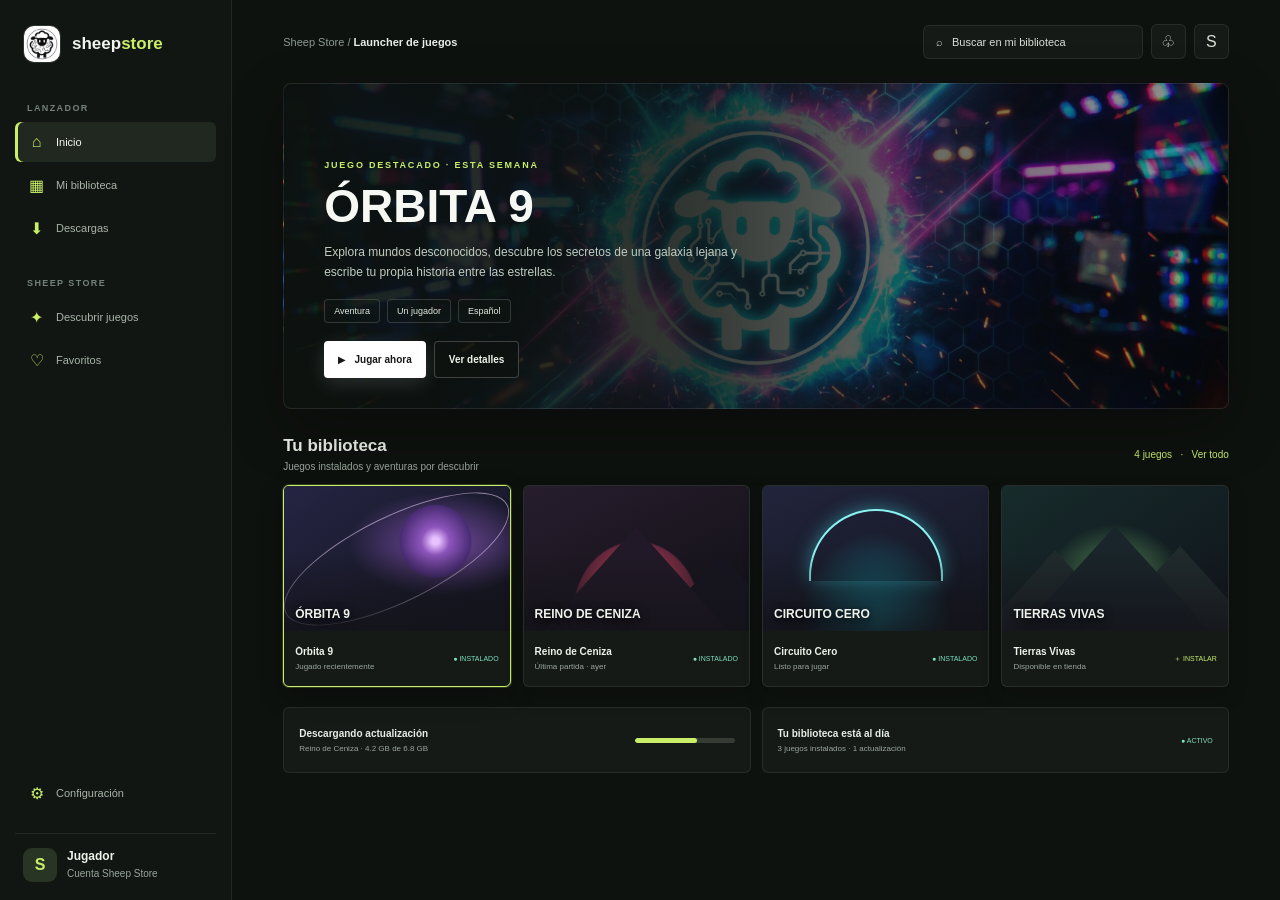
<file: assets/launcher-sheep-store-preview.html>
<!doctype html>
<html lang="es">
<head>
  <meta charset="utf-8" />
  <meta name="viewport" content="width=device-width, initial-scale=1" />
  <title>Sheep Store / Game Launcher</title>
  <style>
    :root {
      color-scheme: dark;
      font-family: "Segoe UI", Arial, sans-serif;
      background: #101015;
      color: #f7f5fa;
      font-synthesis: none;
    }

    * { box-sizing: border-box; }
    body { min-width: 760px; min-height: 100vh; margin: 0; background: #101015; }
    button { font: inherit; }
    .launcher { display: grid; min-height: 100vh; grid-template-columns: 220px minmax(0, 1fr); }
    .sidebar { display: flex; flex-direction: column; padding: 27px 17px 20px; border-right: 1px solid #ffffff12; background: #15151c; }
    .brand { display: flex; align-items: center; gap: 10px; padding: 0 9px 35px; }
    .brand img { width: 42px; height: 42px; border-radius: 12px; object-fit: cover; }
    .brand-name { font-size: 19px; font-weight: 800; letter-spacing: -0.8px; }
    .brand-name span { color: #a68ae8; }
    .side-label { margin: 0 12px 10px; color: #777582; font-size: 10px; font-weight: 800; letter-spacing: 1.6px; }
    .nav { display: grid; gap: 5px; }
    .nav button { display: flex; align-items: center; gap: 12px; min-height: 43px; padding: 0 13px; border: 0; border-radius: 10px; background: transparent; color: #aaa8b5; text-align: left; font-size: 13px; }
    .nav button.active { background: #292532; color: #fff; box-shadow: inset 3px 0 #ad91f1; }
    .nav-icon { width: 17px; color: #c5b4ee; text-align: center; font-size: 16px; }
    .sidebar-bottom { margin-top: auto; }
    .profile { display: flex; align-items: center; gap: 10px; margin-top: 20px; padding: 14px 8px 0; border-top: 1px solid #ffffff12; }
    .avatar { display: grid; width: 34px; height: 34px; place-items: center; border-radius: 50%; background: #332c43; color: #cfbcff; font-weight: 800; }
    .profile strong { display: block; font-size: 12px; }
    .profile small { color: #898694; font-size: 10px; }
    main { min-width: 0; padding: 27px 36px 36px; }
    .topbar { display: flex; align-items: center; justify-content: space-between; gap: 20px; margin-bottom: 27px; }
    .breadcrumbs { color: #898694; font-size: 12px; }
    .breadcrumbs strong { color: #f7f5fa; }
    .top-actions { display: flex; align-items: center; gap: 11px; }
    .search { width: 215px; padding: 10px 13px; border: 1px solid #ffffff17; border-radius: 9px; background: #191920; color: #a7a4b0; font-size: 11px; }
    .icon-button { display: grid; width: 35px; height: 35px; place-items: center; border: 1px solid #ffffff17; border-radius: 9px; background: #191920; color: #d3cedd; }
    .hero { position: relative; display: flex; min-height: 330px; align-items: end; overflow: hidden; padding: 32px 35px; border: 1px solid #ffffff13; border-radius: 18px; background: linear-gradient(90deg, #17151e 0%, #17151eeb 31%, #17151e72 65%, #17151e20 100%), radial-gradient(ellipse at 75% 44%, #a67bea 0, #56447a 16%, transparent 43%), linear-gradient(140deg, #272131, #17151e 64%); box-shadow: 0 18px 55px #0006; }
    .hero::before { position: absolute; top: -60px; right: 12%; width: 315px; height: 315px; border: 1px solid #ffffff28; border-radius: 50%; background: radial-gradient(circle at 38% 36%, #d7ceff 0 2%, #9474da 8%, #363046 28%, #16151c 61%); box-shadow: 0 0 70px #a884e554, inset -35px -10px 40px #09090d; content: ""; }
    .hero::after { position: absolute; top: 18px; right: 8%; width: 380px; height: 300px; background: linear-gradient(150deg, transparent 0 46%, #ceb6ff12 46.5% 47%, transparent 47.5% 100%); content: ""; transform: rotate(-15deg); }
    .hero-copy { position: relative; z-index: 1; max-width: 480px; }
    .eyebrow { margin: 0 0 12px; color: #c1a8ff; font-size: 10px; font-weight: 800; letter-spacing: 2px; }
    .hero h1 { margin: 0 0 11px; font-size: clamp(32px, 4vw, 48px); letter-spacing: -2px; line-height: 1; }
    .hero p:not(.eyebrow) { max-width: 390px; margin: 0; color: #c0bdc9; font-size: 12px; line-height: 1.7; }
    .hero-meta { display: flex; gap: 8px; margin: 17px 0 20px; }
    .pill { padding: 6px 9px; border: 1px solid #ffffff21; border-radius: 20px; color: #ddd9e5; font-size: 9px; }
    .buttons { display: flex; gap: 9px; }
    .primary, .secondary { min-height: 39px; padding: 0 17px; border-radius: 8px; font-size: 11px; font-weight: 750; }
    .primary { border: 0; background: #b49af2; color: #1a1524; box-shadow: 0 7px 24px #a88aef42; }
    .secondary { border: 1px solid #ffffff31; background: #ffffff0a; color: #f4f1f8; }
    .section-heading { display: flex; align-items: end; justify-content: space-between; margin: 27px 0 13px; }
    .section-heading h2 { margin: 0; font-size: 17px; letter-spacing: -0.4px; }
    .section-heading p { margin: 5px 0 0; color: #85828f; font-size: 10px; }
    .text-link { color: #bba5f3; font-size: 10px; }
    .game-grid { display: grid; grid-template-columns: repeat(4, minmax(0, 1fr)); gap: 13px; }
    .game-card { min-width: 0; overflow: hidden; border: 1px solid #ffffff16; border-radius: 12px; background: #191920; box-shadow: 0 10px 25px #0003; }
    .cover { position: relative; display: grid; height: 122px; overflow: hidden; place-items: center; }
    .cover::after { position: absolute; inset: 45% 0 0; background: linear-gradient(transparent, #141319cc); content: ""; }
    .cover-label { position: absolute; z-index: 1; bottom: 11px; left: 12px; font-size: 14px; font-weight: 900; letter-spacing: -0.5px; text-shadow: 0 2px 10px #000; }
    .cover-orbit { background: radial-gradient(circle at 67% 38%, #e8c1ff 0 2%, #8e55bd 8%, #492c73 20%, transparent 21%), radial-gradient(ellipse at 70% 40%, #754ba2, transparent 42%), linear-gradient(145deg, #252443, #11131c); }
    .cover-orbit::before { position: absolute; width: 245px; height: 84px; border: 1px solid #f1d9ff87; border-radius: 50%; content: ""; transform: rotate(-26deg); }
    .cover-ember { background: radial-gradient(ellipse at 50% 87%, #ffb347 0, #e74d3e 15%, #64273e 39%, transparent 40%), linear-gradient(155deg, #271d2d, #101015); }
    .cover-ember::before { position: absolute; bottom: -19px; width: 0; height: 0; border-right: 110px solid transparent; border-bottom: 123px solid #211927; border-left: 110px solid transparent; content: ""; filter: drop-shadow(85px 27px 0 #171520); }
    .cover-neon { background: radial-gradient(ellipse at 50% 100%, #137d8d, transparent 48%), linear-gradient(160deg, #22243c, #11151d); }
    .cover-neon::before { position: absolute; top: 23px; width: 130px; height: 70px; border: 2px solid #8af3f2; border-bottom: 0; border-radius: 70px 70px 0 0; box-shadow: 0 0 18px #3cd5df80; content: ""; }
    .cover-forest { background: radial-gradient(ellipse at 50% 75%, #a7d978 0, #47734c 18%, transparent 46%), linear-gradient(145deg, #172b2b, #10151b); }
    .cover-forest::before { position: absolute; bottom: 0; width: 0; height: 0; border-right: 95px solid transparent; border-bottom: 105px solid #19252a; border-left: 95px solid transparent; content: ""; filter: drop-shadow(65px 20px 0 #202b2c) drop-shadow(-60px 24px 0 #202b2c); }
    .card-info { display: flex; align-items: center; justify-content: space-between; gap: 8px; padding: 11px 12px 12px; }
    .card-info strong { display: block; overflow: hidden; font-size: 10px; text-overflow: ellipsis; white-space: nowrap; }
    .card-info small { display: block; margin-top: 5px; color: #93909c; font-size: 9px; }
    .status { flex: 0 0 auto; color: #a9e3be; font-size: 8px; }
    .bottom-row { display: grid; grid-template-columns: 1fr 1fr; gap: 13px; margin-top: 18px; }
    .info-panel { display: flex; align-items: center; justify-content: space-between; gap: 15px; padding: 14px 16px; border: 1px solid #ffffff14; border-radius: 12px; background: #191920; }
    .info-panel strong { display: block; font-size: 11px; }
    .info-panel small { display: block; margin-top: 5px; color: #8d8996; font-size: 9px; }
    .progress { width: 100px; height: 5px; overflow: hidden; border-radius: 9px; background: #33313a; }
    .progress i { display: block; width: 62%; height: 100%; border-radius: inherit; background: #b49af2; }
    @media (max-width: 980px) {
      .launcher { grid-template-columns: 175px minmax(0, 1fr); }
      .sidebar { padding-right: 12px; padding-left: 12px; }
      main { padding-right: 22px; padding-left: 22px; }
      .game-grid { grid-template-columns: repeat(2, minmax(0, 1fr)); }
      .hero::before { right: 2%; width: 260px; height: 260px; }
    }
    :root {
      color-scheme: dark;
      font-family: "Segoe UI", sans-serif;
      color: #eef2ea;
      background: #0c100e;
      font-synthesis: none;
      --panel: #151a17;
      --panel-raised: #1b211d;
      --line: #ffffff14;
      --muted: #9aa69c;
      --lime: #c9ef68;
      --mint: #7ce0c2;
    }
    body { min-width: 0; background: radial-gradient(ellipse at 75% 0, #26342a 0, #111713 38%, #0c100e 75%); color: #eef2ea; }
    button { cursor: pointer; }
    button:focus-visible, [role="button"]:focus-visible { outline: 2px solid var(--lime); outline-offset: 3px; }
    .launcher { max-width: 1600px; margin: 0 auto; grid-template-columns: 232px minmax(0, 1fr); background: #0e120f; }
    .sidebar { position: sticky; top: 0; height: 100vh; padding: 25px 15px 18px; border-right-color: var(--line); background: #111612; }
    .brand { gap: 11px; padding: 0 8px 40px; }
    .brand img { width: 38px; height: 38px; border: 1px solid #ffffff20; border-radius: 11px; }
    .brand-name { color: #f2f5ef; font-size: 17px; letter-spacing: 0; }
    .brand-name span { color: var(--lime); }
    .side-label { margin-bottom: 9px; color: #758178; font-size: 9px; letter-spacing: 1.4px; }
    .nav { gap: 3px; }
    .nav button { min-height: 40px; gap: 11px; border-radius: 6px; color: #aab4aa; font-size: 11px; transition: background 150ms ease, color 150ms ease; }
    .nav button:hover { background: #1a211b; color: #f4f6f0; }
    .nav button.active { background: #202820; color: #f4f6f0; box-shadow: inset 3px 0 var(--lime); }
    .nav-icon { color: var(--lime); }
    .profile { border-color: var(--line); }
    .avatar { border-radius: 9px; background: #293524; color: var(--lime); }
    .profile small { color: var(--muted); }
    main { padding: 24px clamp(22px, 4vw, 58px) 40px; }
    .topbar { margin-bottom: 24px; }
    .breadcrumbs { color: #8d9990; font-size: 11px; }
    .breadcrumbs strong { color: #e8eee7; }
    .top-actions { gap: 8px; }
    .search { width: 220px; padding: 10px 12px; border-color: var(--line); border-radius: 6px; background: #151a17; color: #d7dfd6; }
    .icon-button { border-color: var(--line); border-radius: 6px; background: #151a17; color: #d7dfd6; }
    .hero { min-height: 326px; padding: 30px clamp(22px, 4vw, 40px); border: 1px solid #ffffff18; border-radius: 8px; background: linear-gradient(90deg, #0d130fee 0%, #0d130fd9 43%, #0d130f58 100%), url("wallpapers/sheep-neon-tech.png") 63% center / cover; box-shadow: 0 20px 55px #0005; }
    .hero::before, .hero::after { display: none; }
    .hero-copy { max-width: 520px; }
    .eyebrow { margin-bottom: 13px; color: var(--lime); font-size: 9px; letter-spacing: 1.8px; }
    .hero h1 { max-width: 520px; margin-bottom: 12px; color: #f6f8f3; font-size: clamp(32px, 4vw, 46px); font-weight: 750; letter-spacing: 0; line-height: 1.02; }
    .hero p:not(.eyebrow) { max-width: 440px; min-height: 42px; color: #c1ccc1; font-size: 12px; line-height: 1.7; }
    .hero-meta { gap: 7px; margin: 15px 0 18px; }
    .pill { padding: 6px 9px; border: 1px solid #ffffff28; border-radius: 4px; background: #1017137a; color: #e0e9df; font-size: 9px; }
    .buttons { gap: 8px; }
    .primary, .secondary { min-height: 37px; padding: 0 14px; border-radius: 4px; font-size: 10px; }
    .primary { background: #fff; color: #171815; box-shadow: 0 5px 20px #ffffff22; }
    .primary:hover { background: #e8e9e5; }
    .secondary { border-color: #ffffff35; background: #0e130f80; color: #edf2eb; }
    .secondary:hover { background: #ffffff16; }
    .section-heading { align-items: center; margin: 27px 0 13px; }
    .section-heading h2 { color: #eef2ea; font-size: 17px; font-weight: 650; letter-spacing: 0; }
    .section-heading p { color: var(--muted); font-size: 10px; }
    .text-link { color: var(--lime); font-size: 10px; }
    .game-grid { gap: 12px; }
    .game-card { position: relative; min-width: 0; padding: 0; border: 1px solid #ffffff16; border-radius: 6px; background: var(--panel); color: inherit; text-align: left; cursor: pointer; box-shadow: 0 8px 20px #0003; transition: transform 160ms ease, border-color 160ms ease, background 160ms ease; }
    .game-card:hover { transform: translateY(-3px); border-color: #ffffff36; background: var(--panel-raised); }
    .game-card[aria-pressed="true"] { border-color: var(--lime); box-shadow: 0 0 0 1px #c9ef6833, 0 9px 24px #0005; }
    .cover { height: auto; aspect-ratio: 1.55; }
    .cover-label { bottom: 10px; left: 11px; font-size: 12px; font-weight: 800; letter-spacing: 0; }
    .card-info { min-height: 55px; padding: 10px 11px; }
    .card-info strong { color: #edf2ea; font-size: 10px; }
    .card-info small { color: var(--muted); font-size: 8px; }
    .status { color: var(--mint); font-size: 7px; }
    .bottom-row { gap: 11px; margin-top: 20px; }
    .info-panel { min-height: 66px; padding: 13px 15px; border-color: var(--line); border-radius: 6px; background: var(--panel); }
    .info-panel strong { color: #e7eee6; font-size: 10px; }
    .info-panel small { color: var(--muted); font-size: 8px; }
    .progress { background: #353c34; }
    .progress i { background: var(--lime); }
    @media (max-width: 760px) {
      .launcher { display: block; }
      .sidebar { position: static; display: flex; height: auto; min-height: 0; flex-direction: row; align-items: center; gap: 12px; padding: 11px 15px; border-right: 0; border-bottom: 1px solid var(--line); }
      .brand { flex: 0 0 auto; padding: 0; }
      .brand img { width: 33px; height: 33px; }
      .brand-name { font-size: 14px; }
      .side-label, .sidebar-bottom nav { display: none; }
      .nav { display: flex; gap: 2px; }
      .nav button { min-height: 34px; padding: 0 9px; font-size: 9px; }
      .nav-icon { width: auto; font-size: 13px; }
      .sidebar-bottom { margin: 0 0 0 auto; }
      .profile { margin: 0; padding: 0; border: 0; }
      .profile small { display: none; }
      main { padding: 17px 16px 30px; }
      .hero { min-height: 290px; background-position: center, 61% center; }
      .game-grid { grid-template-columns: repeat(2, minmax(0, 1fr)); }
      .bottom-row { grid-template-columns: 1fr; }
    }
    @media (max-width: 520px) {
      .sidebar { flex-wrap: wrap; gap: 8px; }
      .sidebar > .nav { order: 3; width: 100%; overflow-x: auto; }
      .sidebar > .nav button { flex: 0 0 auto; }
      .topbar { align-items: flex-start; flex-direction: column; gap: 12px; }
      .top-actions { width: 100%; }
      .search { width: 100%; }
      .hero { min-height: 310px; padding: 22px 18px; background-position: center, 59% center; }
      .hero h1 { font-size: 32px; }
      .section-heading h2 { font-size: 15px; }
      .game-grid { gap: 9px; }
      .cover { aspect-ratio: 1.2; }
      .card-info { align-items: flex-start; flex-direction: column; gap: 4px; }
      .status { font-size: 7px; }
    }
    @media (prefers-reduced-motion: reduce) {
      *, *::before, *::after { scroll-behavior: auto !important; transition-duration: .01ms !important; }
    }
  </style>
</head>
<body>
  <div class="launcher">
    <aside class="sidebar">
      <div class="brand">
        <img src="logo.png" alt="" />
        <div class="brand-name">sheep<span>store</span></div>
      </div>
      <p class="side-label">LANZADOR</p>
      <nav class="nav" aria-label="Navegación">
        <button class="active"><span class="nav-icon">⌂</span>Inicio</button>
        <button><span class="nav-icon">▦</span>Mi biblioteca</button>
        <button><span class="nav-icon">⬇</span>Descargas</button>
      </nav>
      <p class="side-label" style="margin-top:30px">SHEEP STORE</p>
      <nav class="nav" aria-label="Tienda">
        <button><span class="nav-icon">✦</span>Descubrir juegos</button>
        <button><span class="nav-icon">♡</span>Favoritos</button>
      </nav>
      <div class="sidebar-bottom">
        <nav class="nav" aria-label="Opciones">
          <button><span class="nav-icon">⚙</span>Configuración</button>
        </nav>
        <div class="profile"><div class="avatar">S</div><div><strong>Jugador</strong><small>Cuenta Sheep Store</small></div></div>
      </div>
    </aside>
    <main>
      <header class="topbar">
        <div class="breadcrumbs">Sheep Store <span aria-hidden="true">/</span> <strong>Launcher de juegos</strong></div>
        <div class="top-actions"><div class="search">⌕ &nbsp; Buscar en mi biblioteca</div><button class="icon-button" aria-label="Notificaciones">♧</button><button class="icon-button" aria-label="Perfil">S</button></div>
      </header>
      <section class="hero" aria-label="Juego seleccionado">
        <div class="hero-copy" aria-live="polite">
          <p class="eyebrow">JUEGO DESTACADO · ESTA SEMANA</p>
          <h1 id="hero-title">ÓRBITA 9</h1>
          <p id="hero-description">Explora mundos desconocidos, descubre los secretos de una galaxia lejana y escribe tu propia historia entre las estrellas.</p>
          <div class="hero-meta" id="hero-meta"><span class="pill">Aventura</span><span class="pill">Un jugador</span><span class="pill">Español</span></div>
          <div class="buttons"><button class="primary">▶ &nbsp; Jugar ahora</button><button class="secondary">Ver detalles</button></div>
        </div>
      </section>
      <div class="section-heading"><div><h2>Tu biblioteca</h2><p>Juegos instalados y aventuras por descubrir</p></div><span class="text-link">4 juegos &nbsp; · &nbsp; Ver todo</span></div>
      <section class="game-grid" aria-label="Juegos">
        <article class="game-card" role="button" tabindex="0" aria-pressed="true" data-title="Órbita 9" data-description="Explora mundos desconocidos, descubre los secretos de una galaxia lejana y escribe tu propia historia entre las estrellas." data-genres="Aventura|Un jugador|Español"><div class="cover cover-orbit"><span class="cover-label">ÓRBITA 9</span></div><div class="card-info"><div><strong>Órbita 9</strong><small>Jugado recientemente</small></div><span class="status">● INSTALADO</span></div></article>
        <article class="game-card" role="button" tabindex="0" aria-pressed="false" data-title="Reino de Ceniza" data-description="Atraviesa un reino al borde de la guerra, reúne aliados y decide qué leyendas sobrevivirán al fuego." data-genres="Rol|Acción|Un jugador"><div class="cover cover-ember"><span class="cover-label">REINO DE CENIZA</span></div><div class="card-info"><div><strong>Reino de Ceniza</strong><small>Última partida · ayer</small></div><span class="status">● INSTALADO</span></div></article>
        <article class="game-card" role="button" tabindex="0" aria-pressed="false" data-title="Circuito Cero" data-description="Domina circuitos imposibles en una ciudad nocturna. Ajusta tu vehículo y compite por el primer puesto." data-genres="Carreras|Multijugador|Neón"><div class="cover cover-neon"><span class="cover-label">CIRCUITO CERO</span></div><div class="card-info"><div><strong>Circuito Cero</strong><small>Listo para jugar</small></div><span class="status">● INSTALADO</span></div></article>
        <article class="game-card" role="button" tabindex="0" aria-pressed="false" data-title="Tierras Vivas" data-description="Recorre un valle indómito, encuentra sus secretos y reconstruye el vínculo entre sus habitantes y la naturaleza." data-genres="Aventura|Exploración|Un jugador"><div class="cover cover-forest"><span class="cover-label">TIERRAS VIVAS</span></div><div class="card-info"><div><strong>Tierras Vivas</strong><small>Disponible en tienda</small></div><span class="status" style="color:#c9ef68">＋ INSTALAR</span></div></article>
      </section>
      <section class="bottom-row" aria-label="Actividad del launcher">
        <div class="info-panel"><div><strong>Descargando actualización</strong><small>Reino de Ceniza · 4.2 GB de 6.8 GB</small></div><div class="progress" aria-label="62 por ciento"><i></i></div></div>
        <div class="info-panel"><div><strong>Tu biblioteca está al día</strong><small>3 juegos instalados · 1 actualización</small></div><span class="status">● ACTIVO</span></div>
      </section>
    </main>
  </div>
  <script>
    const gameCards = [...document.querySelectorAll(".game-card")];
    const heroTitle = document.querySelector("#hero-title");
    const heroDescription = document.querySelector("#hero-description");
    const heroMeta = document.querySelector("#hero-meta");

    function selectGame(card) {
      heroTitle.textContent = card.dataset.title;
      heroDescription.textContent = card.dataset.description;
      heroMeta.replaceChildren(...card.dataset.genres.split("|").map((genre) => {
        const pill = document.createElement("span");
        pill.className = "pill";
        pill.textContent = genre;
        return pill;
      }));
      gameCards.forEach((gameCard) => {
        const selected = gameCard === card;
        gameCard.setAttribute("aria-pressed", selected);
      });
    }

    gameCards.forEach((card) => {
      card.addEventListener("click", () => selectGame(card));
      card.addEventListener("keydown", (event) => {
        if (event.key === "Enter" || event.key === " ") {
          event.preventDefault();
          selectGame(card);
        }
      });
    });
  </script>
</body>
</html>
</file>
